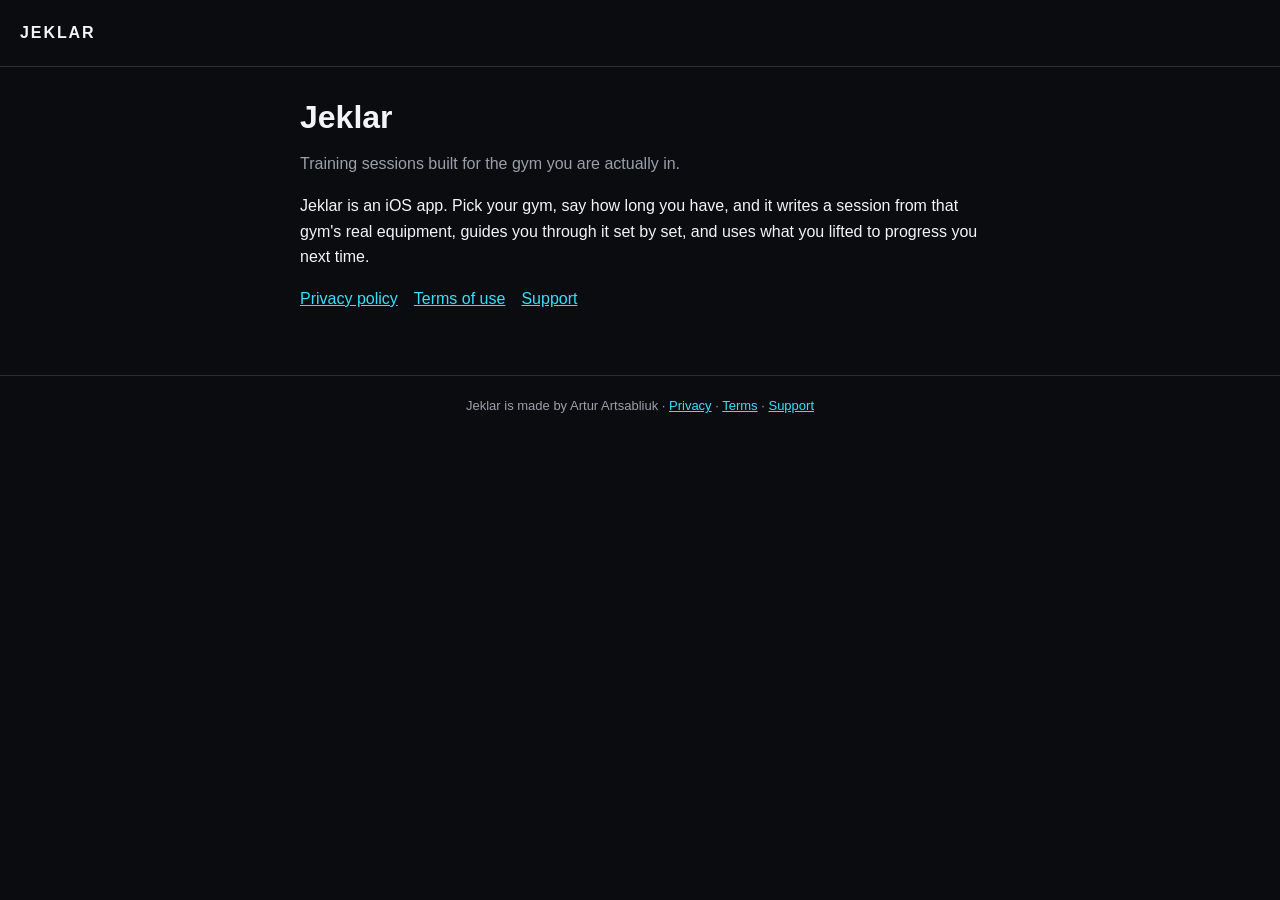
<file: index.html>
<!doctype html><html lang="en"><head><meta charset="utf-8"><meta name="viewport" content="width=device-width,initial-scale=1"><link rel="stylesheet" href="style.css"><title>Jeklar</title></head><body><header><a href="./">JEKLAR</a></header><main>
<h1>Jeklar</h1><p class="muted">Training sessions built for the gym you are actually in.</p>
<p>Jeklar is an iOS app. Pick your gym, say how long you have, and it writes a session from that gym's real equipment, guides you through it set by set, and uses what you lifted to progress you next time.</p>
<nav><a href="privacy.html">Privacy policy</a><a href="terms.html">Terms of use</a><a href="support.html">Support</a></nav>
</main><footer>Jeklar is made by Artur Artsabliuk · <a href="privacy.html">Privacy</a> · <a href="terms.html">Terms</a> · <a href="support.html">Support</a></footer></body></html>
</file>
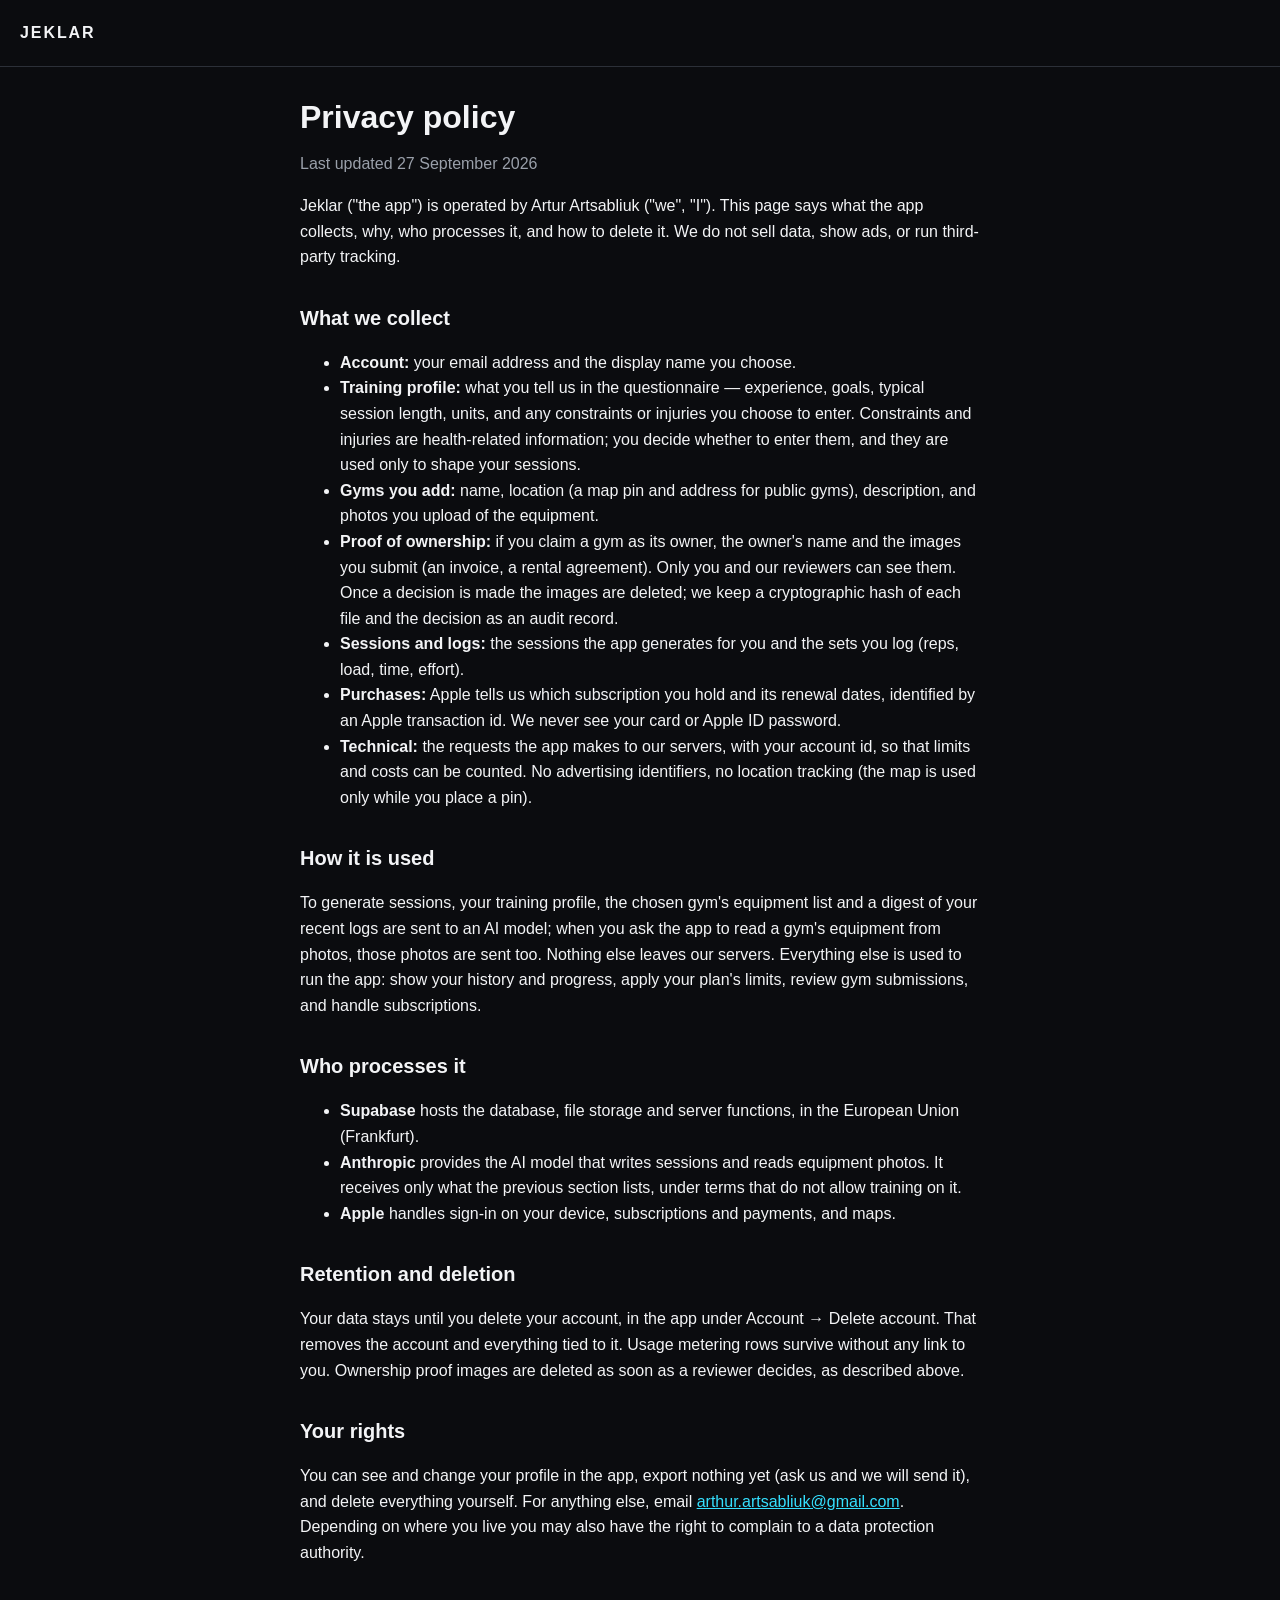
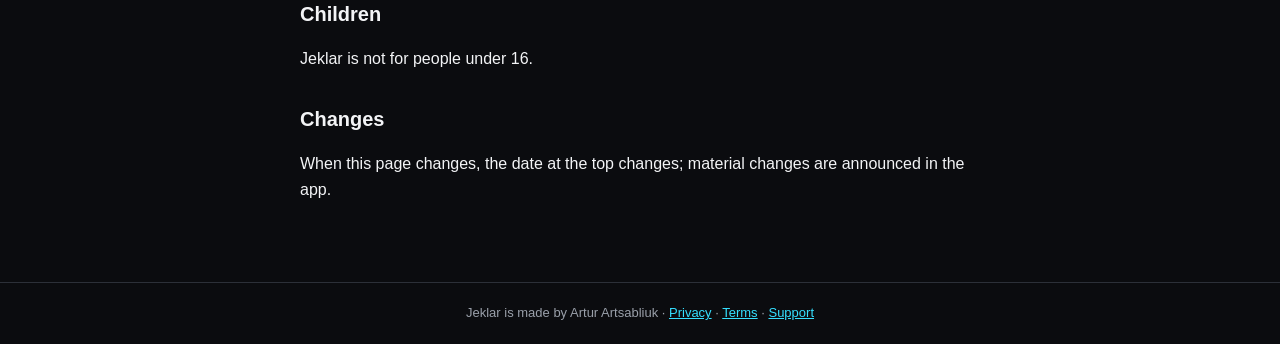
<file: privacy.html>
<!doctype html><html lang="en"><head><meta charset="utf-8"><meta name="viewport" content="width=device-width,initial-scale=1"><link rel="stylesheet" href="style.css"><title>Jeklar — Privacy policy</title></head><body><header><a href="./">JEKLAR</a></header><main>
<h1>Privacy policy</h1><p class="muted">Last updated 27 September 2026</p>
<p>Jeklar ("the app") is operated by Artur Artsabliuk ("we", "I"). This page says what the app collects, why, who processes it, and how to delete it. We do not sell data, show ads, or run third-party tracking.</p>
<h2>What we collect</h2>
<ul>
<li><strong>Account:</strong> your email address and the display name you choose.</li>
<li><strong>Training profile:</strong> what you tell us in the questionnaire — experience, goals, typical session length, units, and any constraints or injuries you choose to enter. Constraints and injuries are health-related information; you decide whether to enter them, and they are used only to shape your sessions.</li>
<li><strong>Gyms you add:</strong> name, location (a map pin and address for public gyms), description, and photos you upload of the equipment.</li>
<li><strong>Proof of ownership:</strong> if you claim a gym as its owner, the owner's name and the images you submit (an invoice, a rental agreement). Only you and our reviewers can see them. Once a decision is made the images are deleted; we keep a cryptographic hash of each file and the decision as an audit record.</li>
<li><strong>Sessions and logs:</strong> the sessions the app generates for you and the sets you log (reps, load, time, effort).</li>
<li><strong>Purchases:</strong> Apple tells us which subscription you hold and its renewal dates, identified by an Apple transaction id. We never see your card or Apple ID password.</li>
<li><strong>Technical:</strong> the requests the app makes to our servers, with your account id, so that limits and costs can be counted. No advertising identifiers, no location tracking (the map is used only while you place a pin).</li>
</ul>
<h2>How it is used</h2>
<p>To generate sessions, your training profile, the chosen gym's equipment list and a digest of your recent logs are sent to an AI model; when you ask the app to read a gym's equipment from photos, those photos are sent too. Nothing else leaves our servers. Everything else is used to run the app: show your history and progress, apply your plan's limits, review gym submissions, and handle subscriptions.</p>
<h2>Who processes it</h2>
<ul>
<li><strong>Supabase</strong> hosts the database, file storage and server functions, in the European Union (Frankfurt).</li>
<li><strong>Anthropic</strong> provides the AI model that writes sessions and reads equipment photos. It receives only what the previous section lists, under terms that do not allow training on it.</li>
<li><strong>Apple</strong> handles sign-in on your device, subscriptions and payments, and maps.</li>
</ul>
<h2>Retention and deletion</h2>
<p>Your data stays until you delete your account, in the app under Account → Delete account. That removes the account and everything tied to it. Usage metering rows survive without any link to you. Ownership proof images are deleted as soon as a reviewer decides, as described above.</p>
<h2>Your rights</h2>
<p>You can see and change your profile in the app, export nothing yet (ask us and we will send it), and delete everything yourself. For anything else, email <a href="mailto:arthur.artsabliuk@gmail.com">arthur.artsabliuk@gmail.com</a>. Depending on where you live you may also have the right to complain to a data protection authority.</p>
<h2>Children</h2>
<p>Jeklar is not for people under 16.</p>
<h2>Changes</h2>
<p>When this page changes, the date at the top changes; material changes are announced in the app.</p>
</main><footer>Jeklar is made by Artur Artsabliuk · <a href="privacy.html">Privacy</a> · <a href="terms.html">Terms</a> · <a href="support.html">Support</a></footer></body></html>
</file>
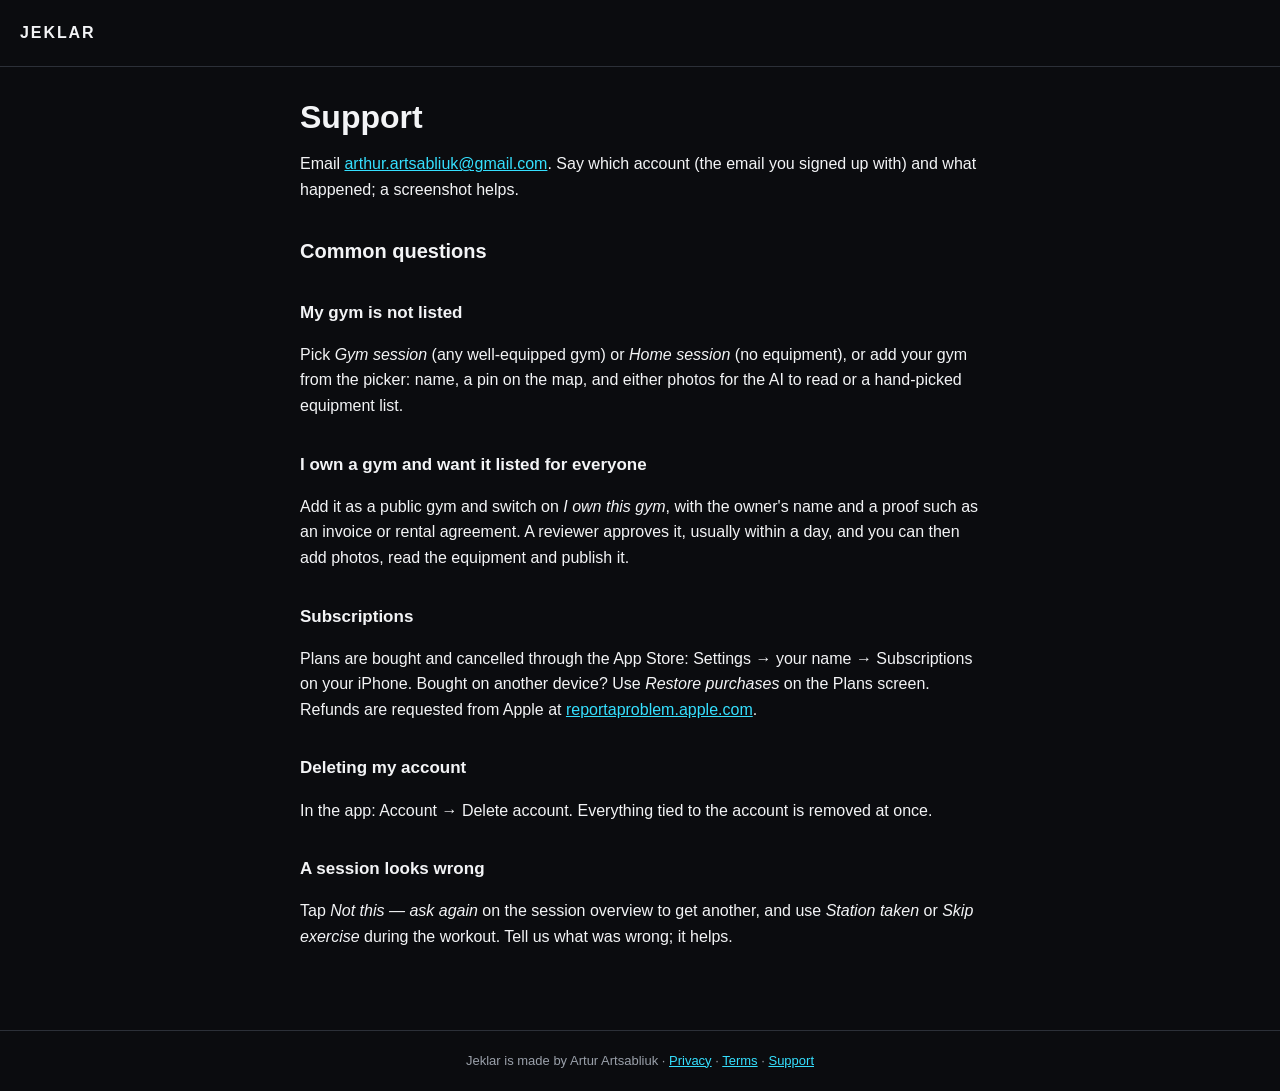
<file: support.html>
<!doctype html><html lang="en"><head><meta charset="utf-8"><meta name="viewport" content="width=device-width,initial-scale=1"><link rel="stylesheet" href="style.css"><title>Jeklar — Support</title></head><body><header><a href="./">JEKLAR</a></header><main>
<h1>Support</h1>
<p>Email <a href="mailto:arthur.artsabliuk@gmail.com">arthur.artsabliuk@gmail.com</a>. Say which account (the email you signed up with) and what happened; a screenshot helps.</p>
<h2>Common questions</h2>
<h2 style="font-size:17px">My gym is not listed</h2><p>Pick <em>Gym session</em> (any well-equipped gym) or <em>Home session</em> (no equipment), or add your gym from the picker: name, a pin on the map, and either photos for the AI to read or a hand-picked equipment list.</p>
<h2 style="font-size:17px">I own a gym and want it listed for everyone</h2><p>Add it as a public gym and switch on <em>I own this gym</em>, with the owner's name and a proof such as an invoice or rental agreement. A reviewer approves it, usually within a day, and you can then add photos, read the equipment and publish it.</p>
<h2 style="font-size:17px">Subscriptions</h2><p>Plans are bought and cancelled through the App Store: Settings → your name → Subscriptions on your iPhone. Bought on another device? Use <em>Restore purchases</em> on the Plans screen. Refunds are requested from Apple at <a href="https://reportaproblem.apple.com">reportaproblem.apple.com</a>.</p>
<h2 style="font-size:17px">Deleting my account</h2><p>In the app: Account → Delete account. Everything tied to the account is removed at once.</p>
<h2 style="font-size:17px">A session looks wrong</h2><p>Tap <em>Not this — ask again</em> on the session overview to get another, and use <em>Station taken</em> or <em>Skip exercise</em> during the workout. Tell us what was wrong; it helps.</p>
</main><footer>Jeklar is made by Artur Artsabliuk · <a href="privacy.html">Privacy</a> · <a href="terms.html">Terms</a> · <a href="support.html">Support</a></footer></body></html>
</file>
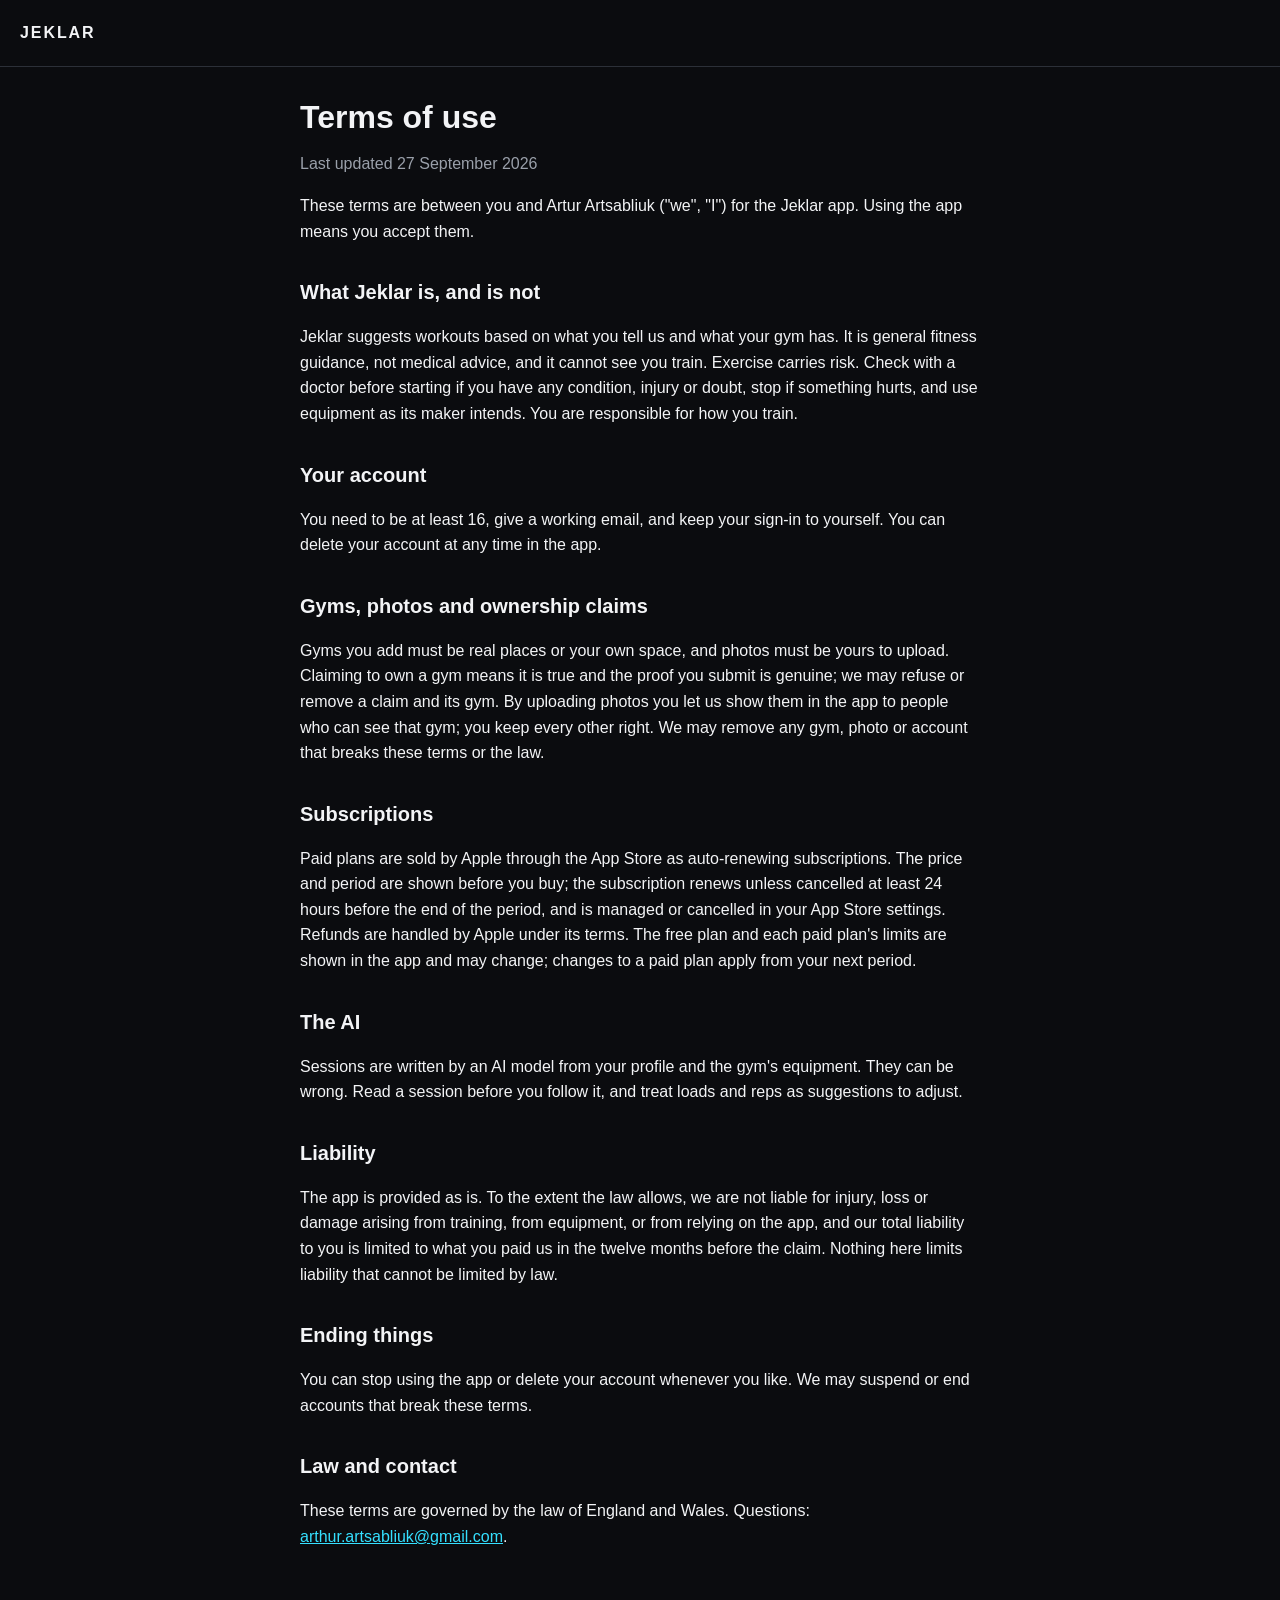
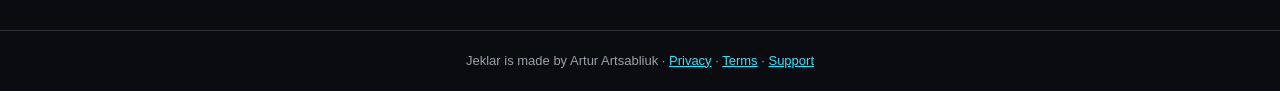
<file: terms.html>
<!doctype html><html lang="en"><head><meta charset="utf-8"><meta name="viewport" content="width=device-width,initial-scale=1"><link rel="stylesheet" href="style.css"><title>Jeklar — Terms of use</title></head><body><header><a href="./">JEKLAR</a></header><main>
<h1>Terms of use</h1><p class="muted">Last updated 27 September 2026</p>
<p>These terms are between you and Artur Artsabliuk ("we", "I") for the Jeklar app. Using the app means you accept them.</p>
<h2>What Jeklar is, and is not</h2>
<p>Jeklar suggests workouts based on what you tell us and what your gym has. It is general fitness guidance, not medical advice, and it cannot see you train. Exercise carries risk. Check with a doctor before starting if you have any condition, injury or doubt, stop if something hurts, and use equipment as its maker intends. You are responsible for how you train.</p>
<h2>Your account</h2>
<p>You need to be at least 16, give a working email, and keep your sign-in to yourself. You can delete your account at any time in the app.</p>
<h2>Gyms, photos and ownership claims</h2>
<p>Gyms you add must be real places or your own space, and photos must be yours to upload. Claiming to own a gym means it is true and the proof you submit is genuine; we may refuse or remove a claim and its gym. By uploading photos you let us show them in the app to people who can see that gym; you keep every other right. We may remove any gym, photo or account that breaks these terms or the law.</p>
<h2>Subscriptions</h2>
<p>Paid plans are sold by Apple through the App Store as auto-renewing subscriptions. The price and period are shown before you buy; the subscription renews unless cancelled at least 24 hours before the end of the period, and is managed or cancelled in your App Store settings. Refunds are handled by Apple under its terms. The free plan and each paid plan's limits are shown in the app and may change; changes to a paid plan apply from your next period.</p>
<h2>The AI</h2>
<p>Sessions are written by an AI model from your profile and the gym's equipment. They can be wrong. Read a session before you follow it, and treat loads and reps as suggestions to adjust.</p>
<h2>Liability</h2>
<p>The app is provided as is. To the extent the law allows, we are not liable for injury, loss or damage arising from training, from equipment, or from relying on the app, and our total liability to you is limited to what you paid us in the twelve months before the claim. Nothing here limits liability that cannot be limited by law.</p>
<h2>Ending things</h2>
<p>You can stop using the app or delete your account whenever you like. We may suspend or end accounts that break these terms.</p>
<h2>Law and contact</h2>
<p>These terms are governed by the law of England and Wales. Questions: <a href="mailto:arthur.artsabliuk@gmail.com">arthur.artsabliuk@gmail.com</a>.</p>
</main><footer>Jeklar is made by Artur Artsabliuk · <a href="privacy.html">Privacy</a> · <a href="terms.html">Terms</a> · <a href="support.html">Support</a></footer></body></html>
</file>
<file: style.css>
:root{--bg:#0B0C0F;--surface:#16181D;--text:#F3F4F6;--muted:#9AA0AA;--accent:#35E0FF;--line:#2C3038}
*{box-sizing:border-box}body{margin:0;background:var(--bg);color:var(--text);font:16px/1.6 -apple-system,BlinkMacSystemFont,"Segoe UI",Roboto,Helvetica,Arial,sans-serif}
main{max-width:720px;margin:0 auto;padding:32px 20px 64px}header{border-bottom:1px solid var(--line);padding:20px;}header a{color:var(--text);text-decoration:none;font-weight:700;letter-spacing:.12em}
h1{font-size:32px;line-height:1.15;margin:0 0 8px}h2{font-size:20px;margin:32px 0 8px}p,li{color:var(--text)}.muted{color:var(--muted)}a{color:var(--accent)}
nav a{margin-right:16px}footer{color:var(--muted);font-size:13px;border-top:1px solid var(--line);padding:20px;text-align:center}
</file>
